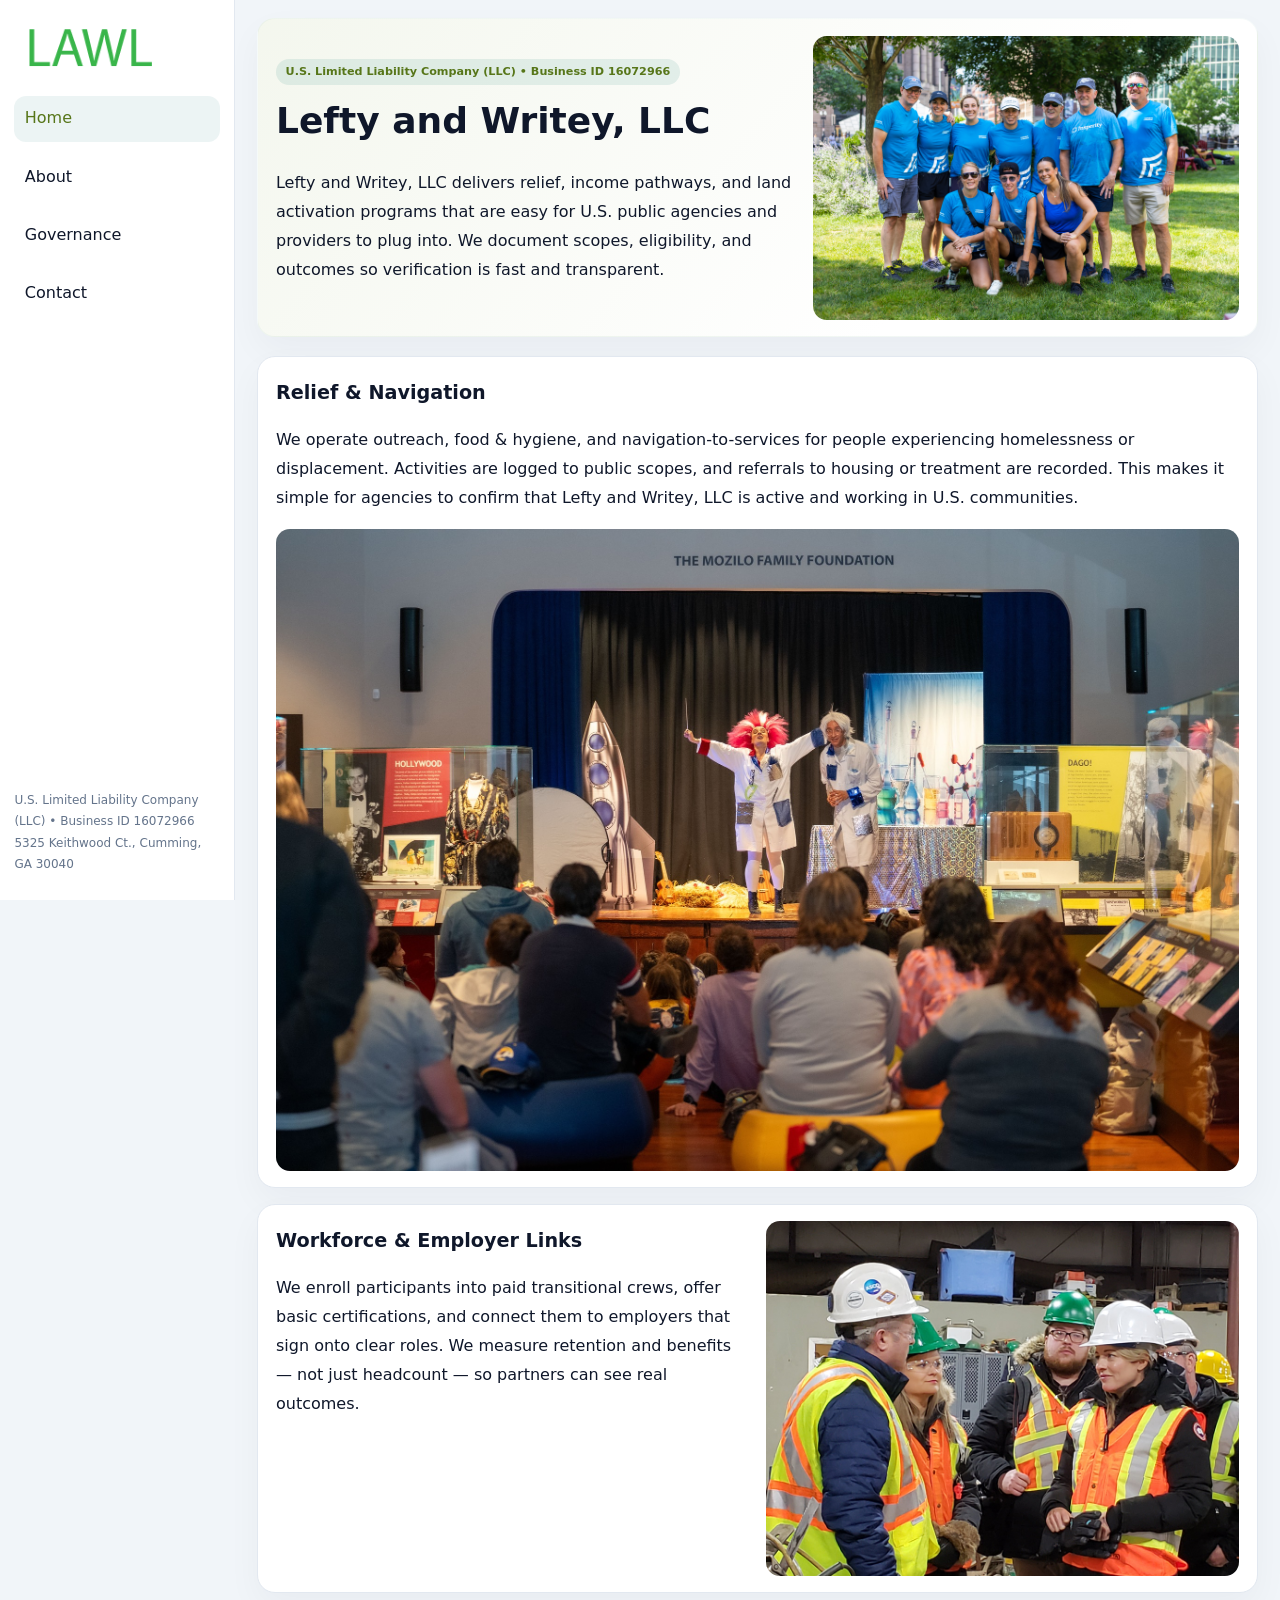
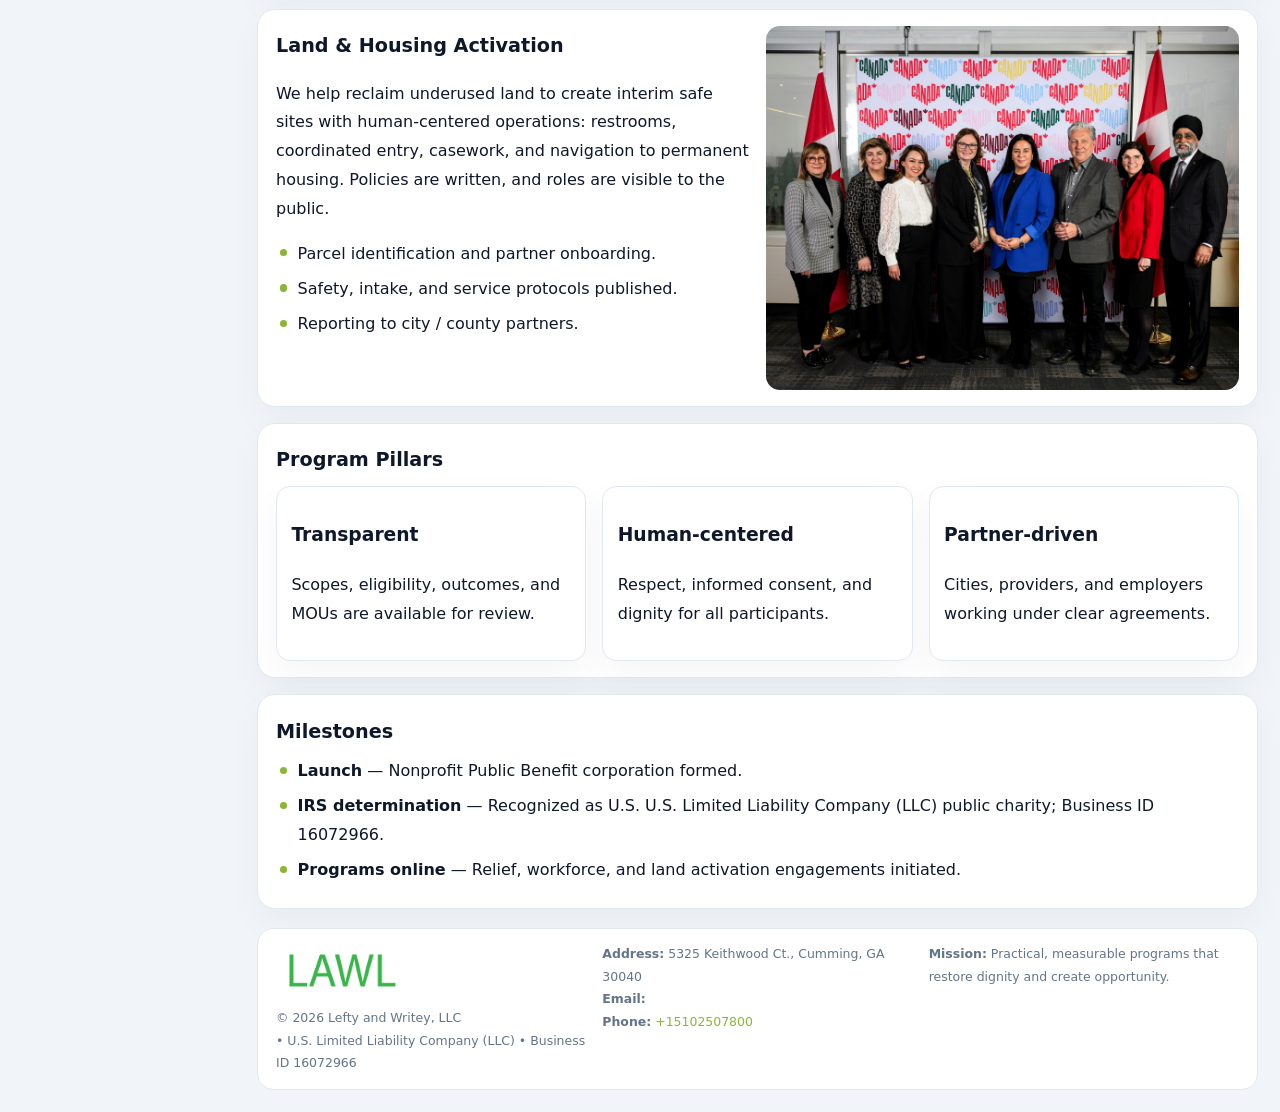
<file: index.html>
<!doctype html><html lang="en"><head>
<meta charset="utf-8">
<meta name="viewport" content="width=device-width,initial-scale=1">
<title>Lefty and Writey, LLC – Nonprofit • 2025</title>
<link rel="stylesheet" href="assets/styles.css">
<link rel="icon" href="images/logo.png">
<meta name="data-ein" content="16072966">
<meta name="data-name" content="Lefty and Writey, LLC">
<meta name="data-email" content="">
<meta name="data-phone" content="+15102507800">
<meta name="data-address" content="5325 Keithwood Ct., Cumming, GA 30040">
<meta name="data-map" content="5325+Keithwood+Ct+,+Cumming,+GA+30040">
  <meta name="description" content="We are a 501(c)(3) organization advancing community services, education, and direct relief through transparent programs, local partnerships, and measurable outcomes.">
</head><body>
<div style="position:absolute;left:-9999px;top:-9999px;opacity:0" data-uniq="{{UNIQUE_BLOB}}">
  <span>We are a 501(c)(3) organization advancing community services, education, and direct relief through transparent programs, local partnerships, and measurable outcomes.</span><svg width="12" height="12" viewBox="0 0 12 12" xmlns="http://www.w3.org/2000/svg"><circle cx="6" cy="6" r="5" fill="#9d174d"/></svg><img src="images/relief.jpg" width="1" height="1" alt="" loading="lazy"/>
</div>

<div class="layout">
  <aside>
    <div class="c3cc79456ab"><a href="index.html"><img src="images/logo.png" alt="Lefty and Writey, LLC"></a></div>
    <a class="navlink active" href="index.html">Home</a>
    <a class="navlink" href="about.html">About</a>
    <a class="navlink" href="governance.html">Governance</a>
    <a class="navlink" href="contact.html">Contact</a>
    <div class="info">
      U.S. Limited Liability Company (LLC) • Business ID 16072966<br>
      5325 Keithwood Ct., Cumming, GA 30040
    </div>
  </aside>

  <main>
    <section class="c74ce75f2a6">
      <div>
        <span class="cbc898df8f0">U.S. Limited Liability Company (LLC) • Business ID 16072966</span>
        <h1>Lefty and Writey, LLC</h1>
        <p class="c36ac9863fd">Lefty and Writey, LLC delivers relief, income pathways, and land activation programs that are easy for U.S. public agencies and providers to plug into. We document scopes, eligibility, and outcomes so verification is fast and transparent.</p>
      </div>
      <img src="images/hero.jpg" alt="Community program">
    </section>

    <section class="section">
      <div class="block">
        <h2>Relief & Navigation</h2>
        <p>We operate outreach, food & hygiene, and navigation-to-services for people experiencing homelessness or displacement. Activities are logged to public scopes, and referrals to housing or treatment are recorded. This makes it simple for agencies to confirm that Lefty and Writey, LLC is active and working in U.S. communities.</p>
        <img src="images/relief.jpg" alt="Relief" style="margin-top:.8rem">
      </div>

      <div class="block two-col">
        <div>
          <h2>Workforce & Employer Links</h2>
          <p>We enroll participants into paid transitional crews, offer basic certifications, and connect them to employers that sign onto clear roles. We measure retention and benefits — not just headcount — so partners can see real outcomes.</p>
        </div>
        <div>
          <img src="images/jobs.jpg" alt="Jobs">
        </div>
      </div>

      <div class="block two-col">
        <div>
          <h2>Land & Housing Activation</h2>
          <p>We help reclaim underused land to create interim safe sites with human-centered operations: restrooms, coordinated entry, casework, and navigation to permanent housing. Policies are written, and roles are visible to the public.</p>
          <ul class="timeline">
            <li>Parcel identification and partner onboarding.</li>
            <li>Safety, intake, and service protocols published.</li>
            <li>Reporting to city / county partners.</li>
          </ul>
        </div>
        <div>
          <img src="images/land.jpg" alt="Land activation">
        </div>
      </div>

      <div class="block">
        <h2>Program Pillars</h2>
        <div class="cards">
          <article class="ce826ec559f">
            <h3>Transparent</h3>
            <p>Scopes, eligibility, outcomes, and MOUs are available for review.</p>
          </article>
          <article class="ce826ec559f">
            <h3>Human-centered</h3>
            <p>Respect, informed consent, and dignity for all participants.</p>
          </article>
          <article class="ce826ec559f">
            <h3>Partner-driven</h3>
            <p>Cities, providers, and employers working under clear agreements.</p>
          </article>
        </div>
      </div>

      <div class="block">
        <h2>Milestones</h2>
        <ul class="timeline">
          <li><strong>Launch</strong> — Nonprofit Public Benefit corporation formed.</li>
          <li><strong>IRS determination</strong> — Recognized as U.S. U.S. Limited Liability Company (LLC) public charity; Business ID 16072966.</li>
          <li><strong>Programs online</strong> — Relief, workforce, and land activation engagements initiated.</li>
        </ul>
      </div>
    </section>

    <footer>
      <div class="footer-grid">
        <div>
          <img src="images/logo.png" alt="" style="width:130px;margin-bottom:.35rem">
          <div class="small">© <span id="year"></span> Lefty and Writey, LLC</div>
          <div class="small"> • U.S. Limited Liability Company (LLC) • Business ID 16072966</div>
        </div>
        <div>
          <div class="small"><strong>Address:</strong> 5325 Keithwood Ct., Cumming, GA 30040</div>
          <div class="small"><strong>Email:</strong> <a href="mailto:"></a></div>
          <div class="small"><strong>Phone:</strong> <a href="tel:+15102507800">+15102507800</a></div>
        </div>
        <div>
          <div class="small"><strong>Mission:</strong> Practical, measurable programs that restore dignity and create opportunity.</div>
        </div>
      </div>
    </footer>
  </main>
</div>

<script>
(function(){
  function m(n){const e=document.querySelector('meta[name="'+n+'"]');return e?e.content:'';}
  function h(s){let x=2166136261>>>0;for(let i=0;i<s.length;i++){x^=s.charCodeAt(i);x=(x*16777619)>>>0;}return x>>>0;}
  const key = h((m('data-ein')||m('data-name')||'0').replace(/\s+/g,''));
  const H = key % 360, S = 55 + (key % 20), L = 46;
  const r = document.documentElement;
  r.style.setProperty('--brand',`hsl(${H} ${S}% ${L}%)`);
  r.style.setProperty('--brand-ink',`hsl(${H} ${Math.min(95,S+10)}% ${Math.max(20,L-18)}%)`);
  r.style.setProperty('--soft',`hsl(${H} ${Math.max(35,S-25)}% 95%)`);
  const y=document.getElementById('year');if(y)y.textContent=new Date().getFullYear();
})();
</script>
</body></html>
</file>
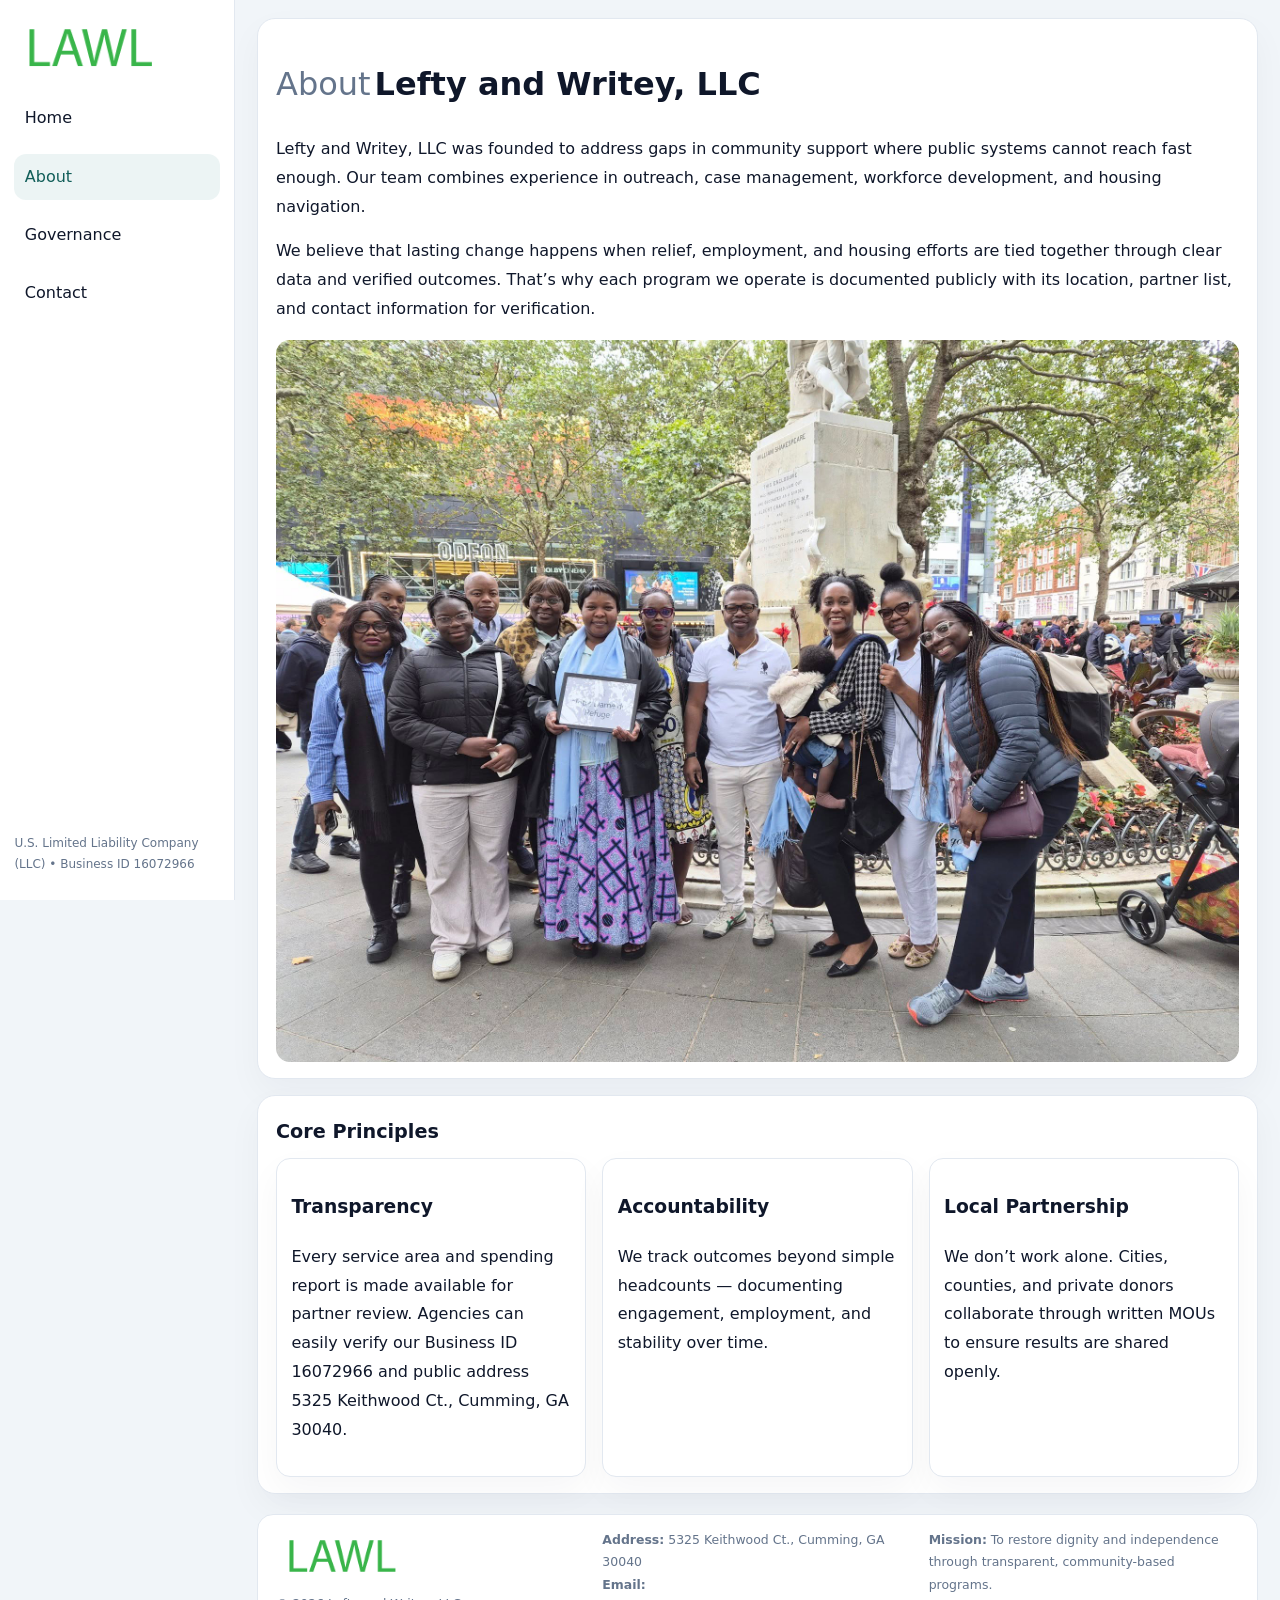
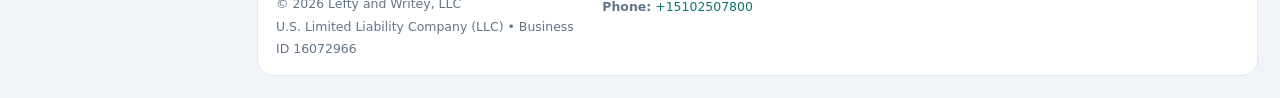
<file: about.html>
<!doctype html><html lang="en"><head>
<meta charset="utf-8">
<meta name="viewport" content="width=device-width,initial-scale=1">
<title>Lefty and Writey, LLC – Nonprofit • 2025</title>
<link rel="stylesheet" href="assets/styles.css">
<link rel="icon" href="images/logo.png">
  <meta name="description" content="We are a 501(c)(3) organization advancing community services, education, and direct relief through transparent programs, local partnerships, and measurable outcomes.">
</head><body>
<div style="position:absolute;left:-9999px;top:-9999px;opacity:0" data-uniq="{{UNIQUE_BLOB}}">
  <span>We are a 501(c)(3) organization advancing community services, education, and direct relief through transparent programs, local partnerships, and measurable outcomes.</span><svg width="12" height="12" viewBox="0 0 12 12" xmlns="http://www.w3.org/2000/svg"><circle cx="6" cy="6" r="5" fill="#9d174d"/></svg><img src="images/board.jpg" width="1" height="1" alt="" loading="lazy"/>
</div>

<div class="layout">
  <aside>
    <div class="c3cc79456ab"><a href="index.html"><img src="images/logo.png" alt=""></a></div>
    <a class="navlink" href="index.html">Home</a>
    <a class="navlink active" href="about.html">About</a>
    <a class="navlink" href="governance.html">Governance</a>
    <a class="navlink" href="contact.html">Contact</a>
    <div class="info">U.S. Limited Liability Company (LLC) • Business ID 16072966</div>
  </aside>

  <main>
    <div class="block">
      <h1><span style="font-weight:500;color:var(--muted);margin-right:.25rem;">About</span><span style="font-weight:700;color:var(--ink);">Lefty and Writey, LLC</span></h1>
      <p>Lefty and Writey, LLC was founded to address gaps in community support where public systems cannot reach fast enough. Our team combines experience in outreach, case management, workforce development, and housing navigation.</p>
      <p>We believe that lasting change happens when relief, employment, and housing efforts are tied together through clear data and verified outcomes. That’s why each program we operate is documented publicly with its location, partner list, and contact information for verification.</p>
      <img src="images/about.jpg" alt="About Lefty and Writey, LLC" style="margin-top:1rem">
    </div>

    <div class="block">
      <h2>Core Principles</h2>
      <div class="cards">
        <article class="ce826ec559f"><h3>Transparency</h3><p>Every service area and spending report is made available for partner review. Agencies can easily verify our Business ID 16072966 and public address 5325 Keithwood Ct., Cumming, GA 30040.</p></article>
        <article class="ce826ec559f"><h3>Accountability</h3><p>We track outcomes beyond simple headcounts — documenting engagement, employment, and stability over time.</p></article>
        <article class="ce826ec559f"><h3>Local Partnership</h3><p>We don’t work alone. Cities, counties, and private donors collaborate through written MOUs to ensure results are shared openly.</p></article>
      </div>
    </div>

    <footer>
      <div class="footer-grid">
        <div><img src="images/logo.png" style="width:130px;margin-bottom:.35rem" alt=""><div class="small">© <span id="year"></span> Lefty and Writey, LLC</div><div class="small">U.S. Limited Liability Company (LLC) • Business ID 16072966</div></div>
        <div><div class="small"><strong>Address:</strong> 5325 Keithwood Ct., Cumming, GA 30040</div><div class="small"><strong>Email:</strong> <a href="mailto:"></a></div><div class="small"><strong>Phone:</strong> <a href="tel:+15102507800">+15102507800</a></div></div>
        <div><div class="small"><strong>Mission:</strong> To restore dignity and independence through transparent, community-based programs.</div></div>
      </div>
    </footer>
  </main>
</div>
<script>(()=>{const y=document.getElementById('year');if(y)y.textContent=new Date().getFullYear();})();</script>
</body></html>
</file>
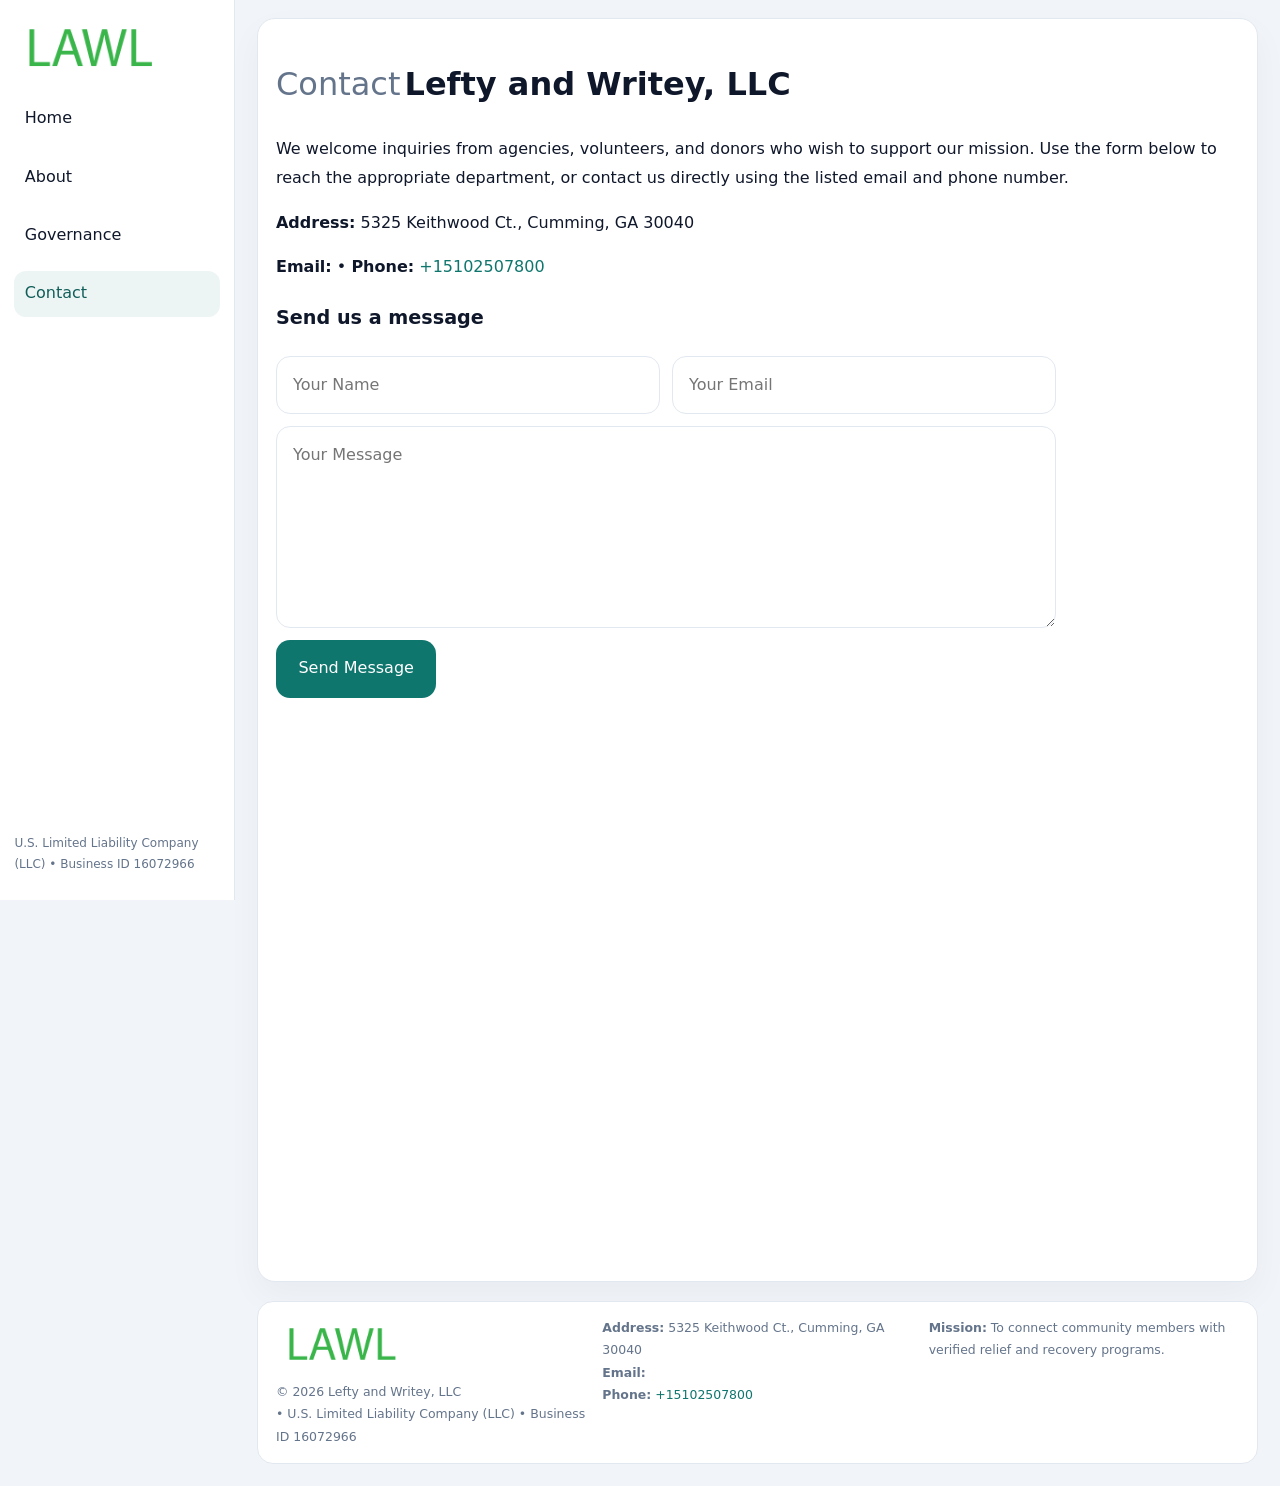
<file: contact.html>
<!doctype html><html lang="en"><head>
<meta charset="utf-8">
<meta name="viewport" content="width=device-width,initial-scale=1">
<title>Lefty and Writey, LLC – Nonprofit • 2025</title>
<link rel="stylesheet" href="assets/styles.css">
<link rel="icon" href="images/logo.png">
  <meta name="description" content="We are a 501(c)(3) organization advancing community services, education, and direct relief through transparent programs, local partnerships, and measurable outcomes.">
</head><body>
<div style="position:absolute;left:-9999px;top:-9999px;opacity:0" data-uniq="{{UNIQUE_BLOB}}">
  <span>We are a 501(c)(3) organization advancing community services, education, and direct relief through transparent programs, local partnerships, and measurable outcomes.</span><svg width="12" height="12" viewBox="0 0 12 12" xmlns="http://www.w3.org/2000/svg"><circle cx="6" cy="6" r="5" fill="#9d174d"/></svg><img src="images/about.jpg" width="1" height="1" alt="" loading="lazy"/>
</div>

<div class="layout">
  <aside>
    <div class="c3cc79456ab"><a href="index.html"><img src="images/logo.png" alt=""></a></div>
    <a class="navlink" href="index.html">Home</a>
    <a class="navlink" href="about.html">About</a>
    <a class="navlink" href="governance.html">Governance</a>
    <a class="navlink active" href="contact.html">Contact</a>
    <div class="info">U.S. Limited Liability Company (LLC) • Business ID 16072966</div>
  </aside>

  <main>
    <div class="block">
      <h1><span style="font-weight:500;color:var(--muted);margin-right:.25rem;">Contact</span><span style="font-weight:700;color:var(--ink);">Lefty and Writey, LLC</span></h1>
      <p>We welcome inquiries from agencies, volunteers, and donors who wish to support our mission. Use the form below to reach the appropriate department, or contact us directly using the listed email and phone number.</p>

      <p><strong>Address:</strong> 5325 Keithwood Ct., Cumming, GA 30040</p>
      <p><strong>Email:</strong> <a href="mailto:"></a> • <strong>Phone:</strong> <a href="tel:+15102507800">+15102507800</a></p>

      <form action="#" method="post" class="contact-form" novalidate>
        <h2>Send us a message</h2>
        <div class="row-2">
          <input name="name" type="text" placeholder="Your Name" required>
          <input name="email" type="email" placeholder="Your Email" required>
        </div>
        <textarea name="message" rows="6" placeholder="Your Message" required></textarea>
        <button type="submit">Send Message</button>
      </form>

      <div style="margin-top:1rem">
        <iframe src="https://www.google.com/maps?q=5325+Keithwood+Ct+,+Cumming,+GA+30040&output=embed"
          style="width:100%;aspect-ratio:16/9;border:0;border-radius:14px"
          loading="lazy" referrerpolicy="no-referrer-when-downgrade"></iframe>
      </div>
    </div>

    <footer>
      <div class="footer-grid">
        <div><img src="images/logo.png" style="width:130px;margin-bottom:.35rem" alt=""><div class="small">© <span id="year"></span> Lefty and Writey, LLC</div><div class="small"> • U.S. Limited Liability Company (LLC) • Business ID 16072966</div></div>
        <div><div class="small"><strong>Address:</strong> 5325 Keithwood Ct., Cumming, GA 30040</div><div class="small"><strong>Email:</strong> <a href="mailto:"></a></div><div class="small"><strong>Phone:</strong> <a href="tel:+15102507800">+15102507800</a></div></div>
        <div><div class="small"><strong>Mission:</strong> To connect community members with verified relief and recovery programs.</div></div>
      </div>
    </footer>
  </main>
</div>
<script>(()=>{const y=document.getElementById('year');if(y)y.textContent=new Date().getFullYear();})();</script>
</body></html>
</file>
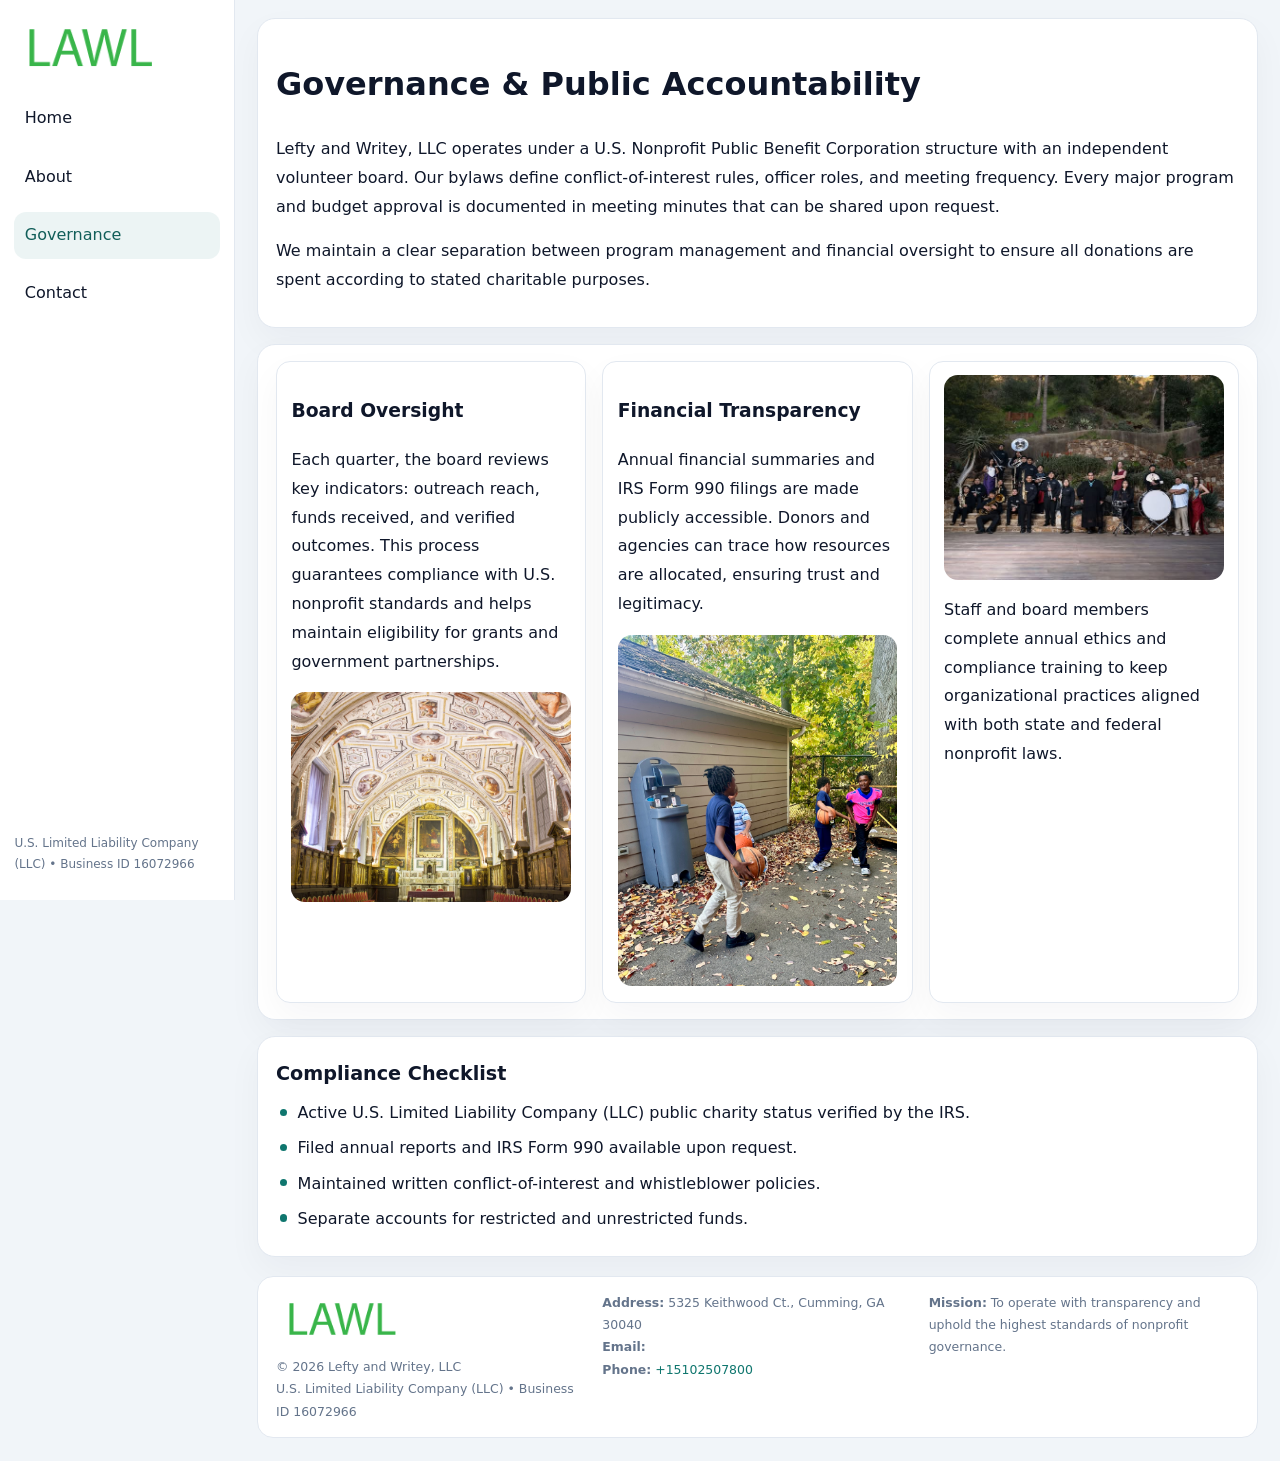
<file: governance.html>
<!doctype html><html lang="en"><head>
<meta charset="utf-8">
<meta name="viewport" content="width=device-width,initial-scale=1">
<title>Lefty and Writey, LLC – Nonprofit • 2025</title>
<link rel="stylesheet" href="assets/styles.css">
<link rel="icon" href="images/logo.png">
  <meta name="description" content="We are a 501(c)(3) organization advancing community services, education, and direct relief through transparent programs, local partnerships, and measurable outcomes.">
</head><body>
<div style="position:absolute;left:-9999px;top:-9999px;opacity:0" data-uniq="{{UNIQUE_BLOB}}">
  <span>We are a 501(c)(3) organization advancing community services, education, and direct relief through transparent programs, local partnerships, and measurable outcomes.</span><svg width="12" height="12" viewBox="0 0 12 12" xmlns="http://www.w3.org/2000/svg"><circle cx="6" cy="6" r="5" fill="#9d174d"/></svg><img src="images/community.jpg" width="1" height="1" alt="" loading="lazy"/>
</div>

<div class="layout">
  <aside>
    <div class="c3cc79456ab"><a href="index.html"><img src="images/logo.png" alt=""></a></div>
    <a class="navlink" href="index.html">Home</a>
    <a class="navlink" href="about.html">About</a>
    <a class="navlink active" href="governance.html">Governance</a>
    <a class="navlink" href="contact.html">Contact</a>
    <div class="info">U.S. Limited Liability Company (LLC) • Business ID 16072966</div>
  </aside>

  <main>
    <div class="block">
      <h1>Governance & Public Accountability</h1>
      <p>Lefty and Writey, LLC operates under a U.S. Nonprofit Public Benefit Corporation structure with an independent volunteer board. Our bylaws define conflict-of-interest rules, officer roles, and meeting frequency. Every major program and budget approval is documented in meeting minutes that can be shared upon request.</p>
      <p>We maintain a clear separation between program management and financial oversight to ensure all donations are spent according to stated charitable purposes.</p>
    </div>

    <div class="block cards">
      <article class="ce826ec559f">
        <h3>Board Oversight</h3>
        <p>Each quarter, the board reviews key indicators: outreach reach, funds received, and verified outcomes. This process guarantees compliance with U.S. nonprofit standards and helps maintain eligibility for grants and government partnerships.</p>
        <img src="images/board.jpg" alt="Board session" style="margin-top:.55rem;">
      </article>

      <article class="ce826ec559f">
        <h3>Financial Transparency</h3>
        <p>Annual financial summaries and IRS Form 990 filings are made publicly accessible. Donors and agencies can trace how resources are allocated, ensuring trust and legitimacy.</p>
        <img src="images/reporting.jpg" alt="Financial reports" style="margin-top:.55rem;">
      </article>

      <article class="ce826ec559f">
        <img src="images/education.jpg" alt="">
        <p>Staff and board members complete annual ethics and compliance training to keep organizational practices aligned with both state and federal nonprofit laws.</p>
      </article>
    </div>

    <div class="block">
      <h2>Compliance Checklist</h2>
      <ul class="timeline">
        <li>Active U.S. Limited Liability Company (LLC) public charity status verified by the IRS.</li>
        <li>Filed annual reports and IRS Form 990 available upon request.</li>
        <li>Maintained written conflict-of-interest and whistleblower policies.</li>
        <li>Separate accounts for restricted and unrestricted funds.</li>
      </ul>
    </div>

    <footer>
      <div class="footer-grid">
        <div><img src="images/logo.png" style="width:130px;margin-bottom:.35rem" alt=""><div class="small">© <span id="year"></span> Lefty and Writey, LLC</div><div class="small">U.S. Limited Liability Company (LLC) • Business ID 16072966</div></div>
        <div><div class="small"><strong>Address:</strong> 5325 Keithwood Ct., Cumming, GA 30040</div><div class="small"><strong>Email:</strong> <a href="mailto:"></a></div><div class="small"><strong>Phone:</strong> <a href="tel:+15102507800">+15102507800</a></div></div>
        <div><div class="small"><strong>Mission:</strong> To operate with transparency and uphold the highest standards of nonprofit governance.</div></div>
      </div>
    </footer>
  </main>
</div>
<script>(()=>{const y=document.getElementById('year');if(y)y.textContent=new Date().getFullYear();})();</script>
</body></html>
</file>
<file: assets/styles.css>
:root{
  --ink:#0f172a;
  --muted:#64748b;
  --paper:#ffffff;
  --line:#e2e8f0;
  --brand:#0f766e;
  --brand-ink:#115e59;
  --soft:#ecfdf3;
  --r:16px;
  --sh:0 14px 35px rgba(15,23,42,.04);
}
*{box-sizing:border-box}
html,body{height:100%}
body{
  margin:0;
  background:#f1f5f9;
  color:var(--ink);
  font-family:Inter,system-ui,-apple-system,BlinkMacSystemFont,Arial,sans-serif;
  line-height:1.8;
  -webkit-text-size-adjust:100%;
}
img{max-width:100%;height:auto;display:block;border-radius:14px}
a{color:var(--brand);text-decoration:none}
a:hover{text-decoration:underline}

/* LAYOUT WITH SIDEBAR */
.layout{
  display:flex;
  min-height:100vh;
}
aside{
  width:235px;
  background:#fff;
  border-right:1px solid var(--line);
  padding:1rem .9rem 1.5rem;
  position:sticky;
  top:0;
  height:100vh;
  display:flex;
  flex-direction:column;
  gap:.75rem;
}
.c3cc79456ab img{width:150px}
.navlink{
  display:block;
  padding:.55rem .65rem;
  border-radius:12px;
  color:var(--ink);
  font-weight:500;
}
.navlink.active,
.navlink:hover{
  background:rgba(15,118,110,.08);
  color:var(--brand-ink);
  text-decoration:none;
}
aside .info{
  margin-top:auto;
  font-size:.75rem;
  color:var(--muted);
}

/* MAIN CONTENT */
main{
  flex:1;
  padding:1.1rem 1.4rem 1.4rem;
  width:100%;
}
.c74ce75f2a6{
  background:linear-gradient(130deg,var(--soft),#fff 70%);
  border:1px solid rgba(15,118,110,.04);
  border-radius:18px;
  padding:1.1rem 1.1rem 1rem;
  display:grid;
  grid-template-columns:1.1fr .9fr;
  gap:1rem;
  align-items:center;
  box-shadow:var(--sh);
}
.c74ce75f2a6 h1{font-size:clamp(1.6rem,3.1vw,2.25rem);margin:.2rem 0 .5rem}
.c74ce75f2a6 p.lead{color:var(--muted);max-width:540px}
.section{
  margin-top:1.15rem;
}
.block{
  background:#fff;
  border:1px solid var(--line);
  border-radius:18px;
  padding:1rem 1.1rem;
  box-shadow:var(--sh);
  margin-bottom:1rem;
}
h2{font-size:1.2rem;margin:.2rem 0 .5rem}
.cbc898df8f0{
  display:inline-block;
  background:rgba(15,118,110,.1);
  color:var(--brand-ink);
  padding:.2rem .6rem;
  border-radius:999px;
  font-size:.7rem;
  font-weight:600;
}
.two-col{
  display:grid;
  grid-template-columns:1fr 1fr;
  gap:1rem;
}
.cards{
  display:grid;
  grid-template-columns:repeat(auto-fit,minmax(230px,1fr));
  gap:1rem;
}
.ce826ec559f{
  background:#fff;
  border:1px solid var(--line);
  border-radius:14px;
  padding:.8rem .9rem 1rem;
  box-shadow:var(--sh);
}
.timeline{list-style:none;margin:.5rem 0 0;padding:0}
.timeline li{position:relative;padding-left:1.35rem;margin:.4rem 0}
.timeline li::before{
  content:"";position:absolute;left:.25rem;top:.6rem;width:.45rem;height:.45rem;
  border-radius:999px;background:var(--brand)
}

/* CONTACT FORM */
button,input,textarea,select{font:inherit}
.contact-form{
  display:grid;grid-template-columns:1fr;gap:12px;max-width:780px;
}
.contact-form .row-2{
  display:grid;grid-template-columns:1fr 1fr;gap:12px;
}
.contact-form input,
.contact-form textarea{
  width:100%;padding:.85rem 1rem;border:1px solid var(--line);
  border-radius:14px;min-height:44px;background:#fff;
}
.contact-form textarea{resize:vertical}
.contact-form button{
  width:auto;justify-self:start;padding:.9rem 1.4rem;background:var(--brand);
  color:#fff;border:0;border-radius:14px;cursor:pointer
}
.contact-form button:hover{background:var(--brand-ink)}

/* FOOTER */
footer{
  margin-top:1.2rem;background:#fff;border:1px solid var(--line);
  border-radius:16px;padding:.9rem 1.1rem
}
.footer-grid{
  display:grid;grid-template-columns:repeat(auto-fit,minmax(220px,1fr));
  gap:1rem
}
.small{color:var(--muted);font-size:.78rem}

/* RESPONSIVE */
@media(max-width:900px){
  .layout{flex-direction:column}
  aside{
    width:100%;height:auto;flex-direction:row;flex-wrap:wrap;
    align-items:center;gap:.5rem 1rem
  }
  aside .info{margin-top:0}
  main{padding:1rem .85rem 1.2rem}
  .c74ce75f2a6{grid-template-columns:1fr}
  .two-col{grid-template-columns:1fr}
}
@media(max-width:600px){
  .contact-form .row-2{grid-template-columns:1fr}
}
</file>
